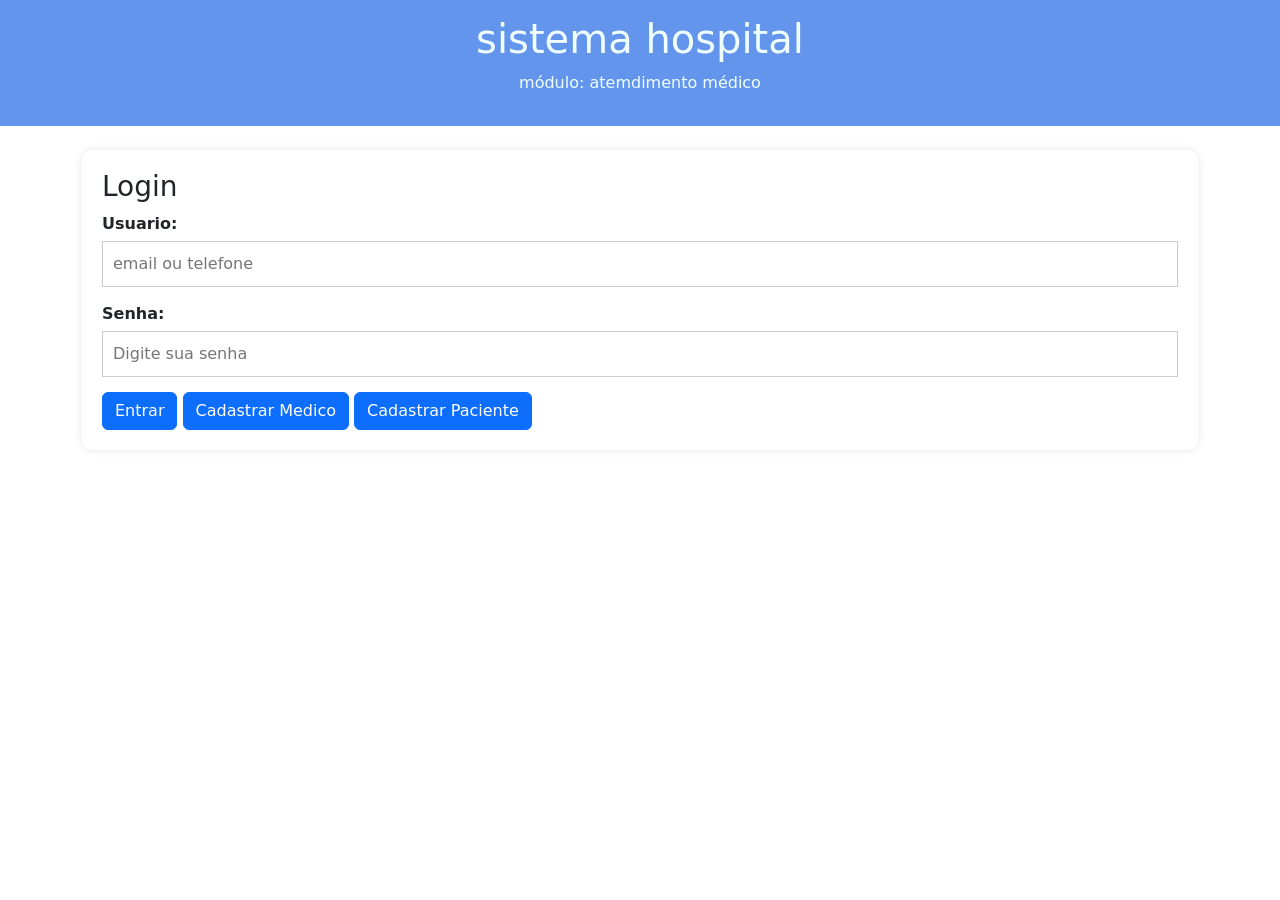
<file: index.html>
<!DOCTYPE html>
<html lang="en">
<head>
    <meta charset="UTF-8">
    <meta name="viewport" content="width=device-width, initial-scale=1.0">
    <title>Document</title>
    <link rel="stylesheet" href="style.css">
    <link href="https://cdn.jsdelivr.net/npm/bootstrap@5.3.8/dist/css/bootstrap.min.css" rel="stylesheet" integrity="sha384-sRIl4kxILFvY47J16cr9ZwB07vP4J8+LH7qKQnuqkuIAvNWLzeN8tE5YBujZqJLB" crossorigin="anonymous">
    

<body>
    <!-- cabeçalho "header" -->
    <header class="topo">
        <h1>sistema hospital</h1>
        <p>módulo: atemdimento médico</p>

    </header>
    <div class="container mt-4">
         <!-- dados do paciente -->
         
           
         <div class="card-box">

            <h3>Login</h3>

            <div class="campo">
                <label>Usuario:</label>
                <input type="text" placeholder="email ou telefone">
            </div>

            <div class="campo">
                <label>Senha:</label>
                <input type="password" placeholder="Digite sua senha">

            </div>
            
            <a href="./tv/index.html"><button class="btn btn-primary w-70">Entrar</button></a>
           <a href="./cadastro medico/index.html"><button class="btn btn-primary w-70">
                        Cadastrar Medico
                       </button></a>
              <a href="./cadastro/index.html"><button class="btn btn-primary w-70">
                        Cadastrar Paciente
                       </button></a>
         </div>
    </div>
</body>
</html>
</file>
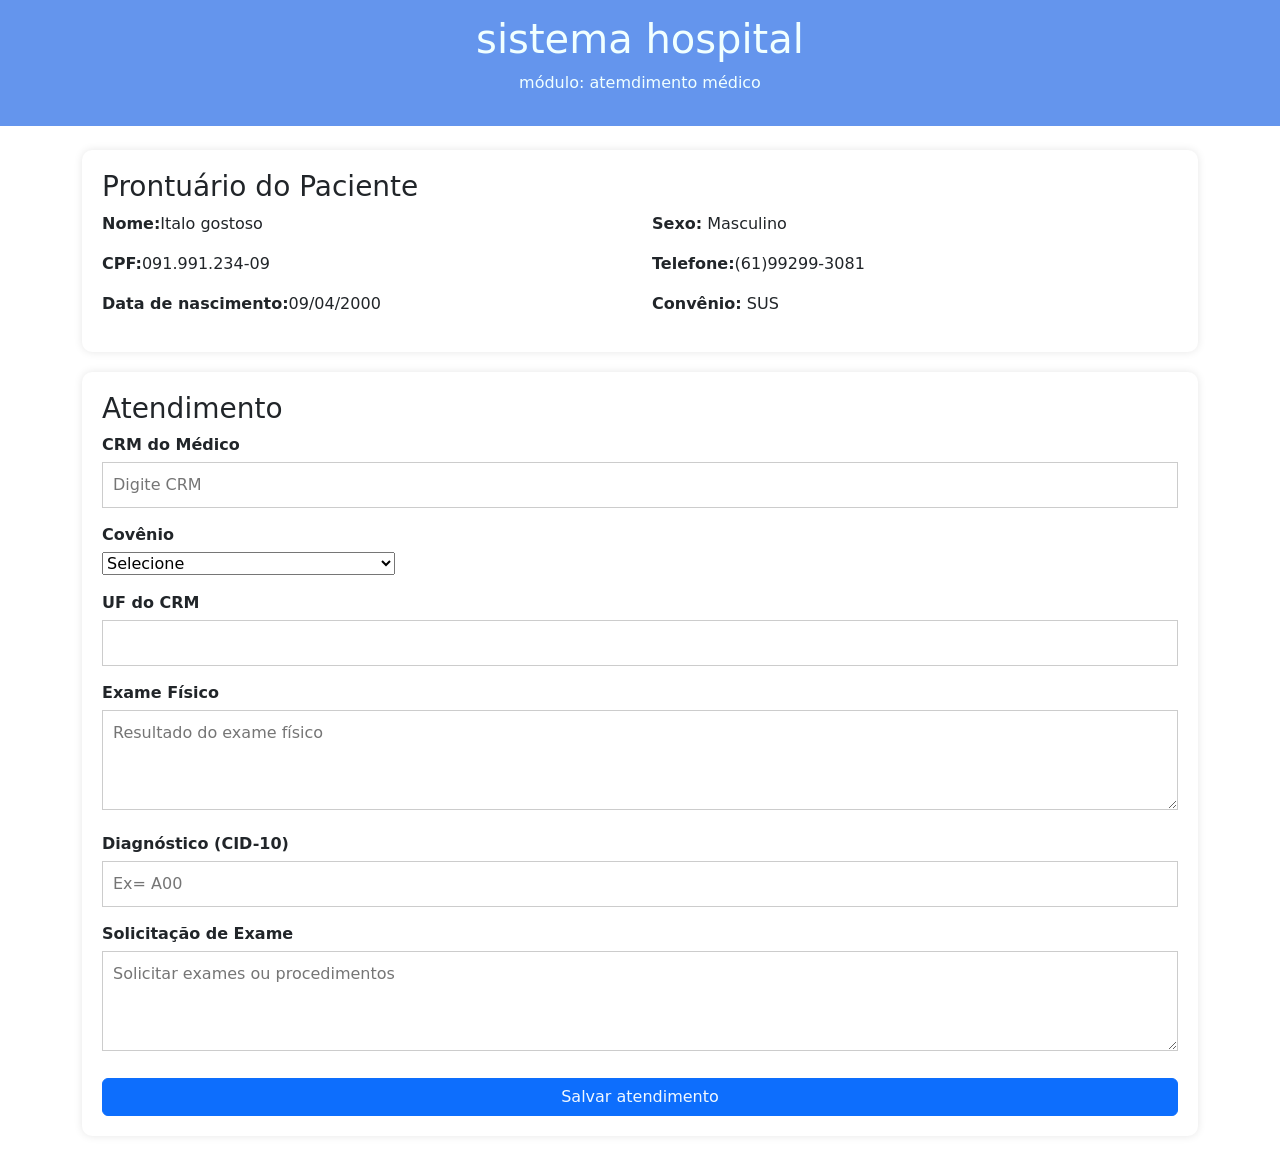
<file: atendimento/index.html>
<!DOCTYPE html>
<html lang="en">
<head>
    <meta charset="UTF-8">
    <meta name="viewport" content="width=device-width, initial-scale=1.0">
    <title>Document</title>
    <link rel="stylesheet" href="style.css">
    <link href="https://cdn.jsdelivr.net/npm/bootstrap@5.3.8/dist/css/bootstrap.min.css" rel="stylesheet" integrity="sha384-sRIl4kxILFvY47J16cr9ZwB07vP4J8+LH7qKQnuqkuIAvNWLzeN8tE5YBujZqJLB" crossorigin="anonymous">
    

<body>
    <!-- cabeçalho "header" -->
    <header class="topo">
        <h1>sistema hospital</h1>
        <p>módulo: atemdimento médico</p>

    </header>
    <div class="container mt-4">
         <!-- dados do paciente -->
         <div class="card-box">
            <h3>Prontuário do Paciente</h3>

            <div class="row">
                <div class="col-md-6">
                    <p><strong>Nome:</strong>Italo gostoso</p>
                    <p><strong>CPF:</strong>091.991.234-09</p>
                    <p><strong>Data de nascimento:</strong>09/04/2000</p>
                </div>

                <div class="col-md-6"> 
                    <p><strong>Sexo:</strong> Masculino</p>
                    <p><strong>Telefone:</strong>(61)99299-3081</p>
                    <p><strong>Convênio:</strong> SUS</p>
                </div>
            </div>
         </div>
         <div class="card-box">

            <h3>Atendimento</h3>

          
            <div class="campo">
                <label>CRM do Médico</label>
                <input type="text" placeholder="Digite CRM">
            </div>
            <div class="campo">
                <label>Covênio</label>
                <select>
                    <option>Selecione</option>
                    <option>Cirurgião oftalmológico</option>
                    <option>Especialista em catarata</option>
                    <option>Especialista em retina e vítreo</option>
                    <option>Especialista em córnea</option>
                    <option>Especialista em glaucoma</option>
                    <option>Oftalmopediatra</option>
                    <option>Especialista em estrabismo</option>
                    <option>Neuro-oftalmologista</option>
                    <option>Especialista em cirurgia refrativa</option>
                    <option>Oculoplástico</option>
                    <option>Especialista em lentes de contato</option>
                    <option>Especialista em uveíte</option>
                    <option>Especialista em baixa visão</option>
                </select>
            </div>

            <div class="campo">
                <label>UF do CRM</label>
                <input type="text">
            </div>
            <div class="campo">
                <label>Exame Físico</label>
                <textarea placeholder="Resultado do exame físico"></textarea>
            </div>

            <div class="campo">
                <label>Diagnóstico (CID-10)</label>
                <input type="text" placeholder="Ex= A00">
            </div>
            <div class="campo">
                <label>Solicitação de Exame</label>
                <textarea placeholder="Solicitar exames ou procedimentos"></textarea>
            </div>
            <div class="botoes">
               
                <button class="btn btn-primary w-100">
                        <a href="../prescricao/index.html">Salvar atendimento </a>
                       </button>
            </div>
         </div>
    </div>
</body>
</html>
</file>
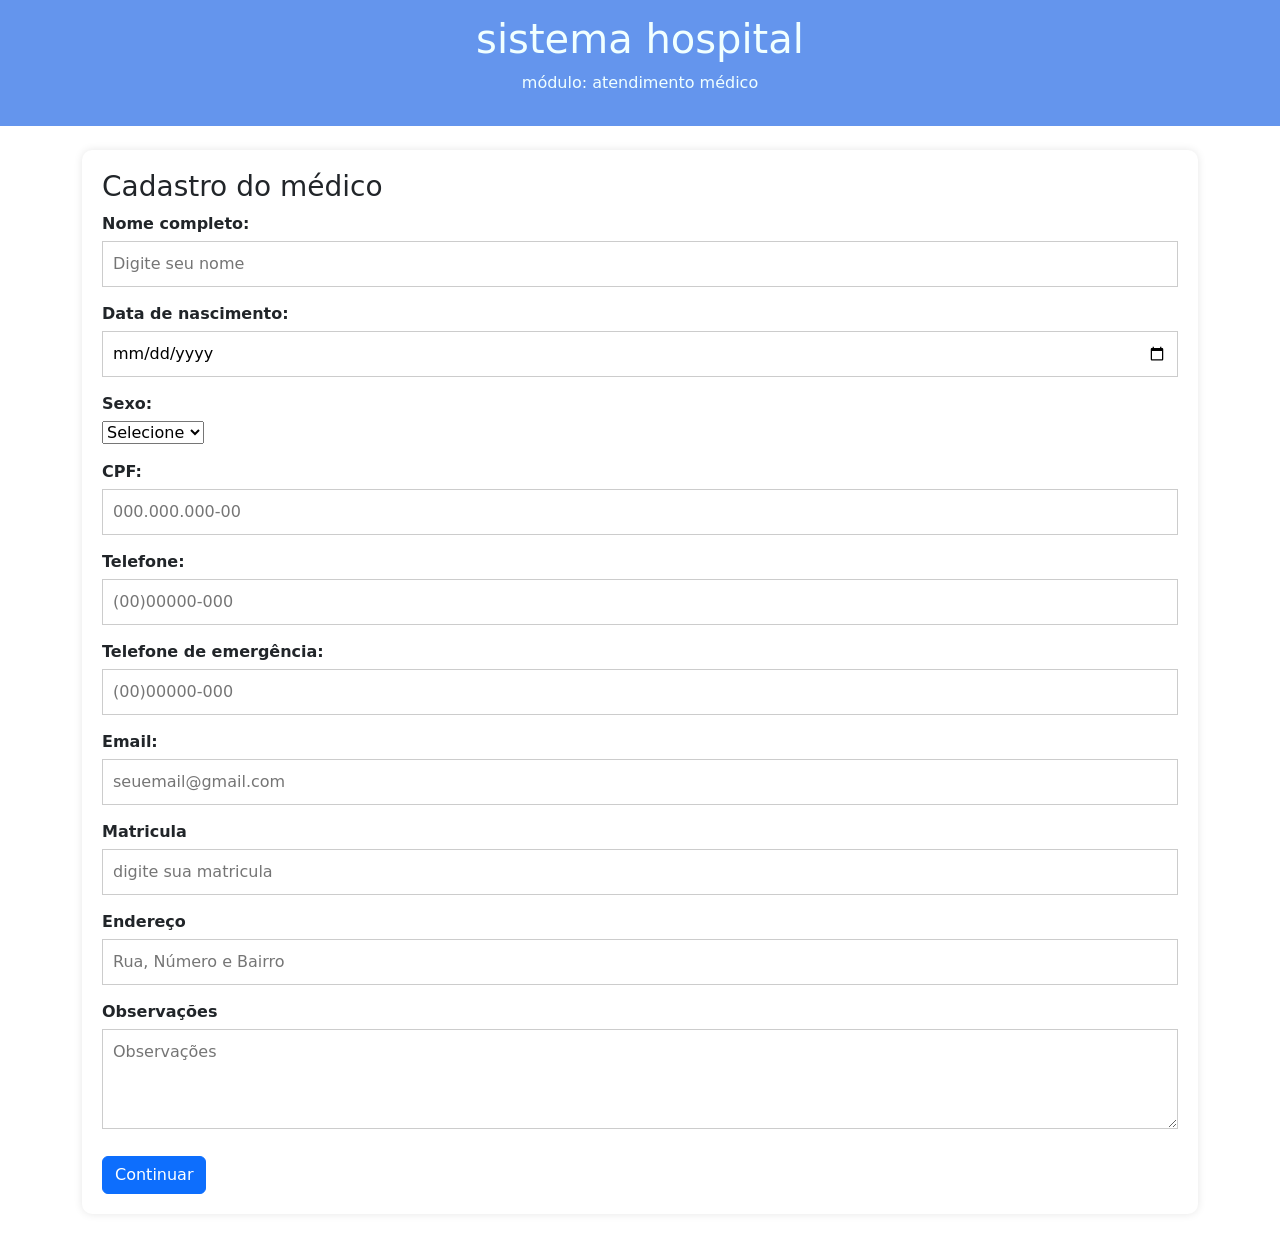
<file: cadastro medico/index.html>
<!DOCTYPE html>
<html lang="en">
<head>
    <meta charset="UTF-8">
    <meta name="viewport" content="width=device-width, initial-scale=1.0">
    <title>Document</title>
    <link rel="stylesheet" href="style.css">
    <link href="https://cdn.jsdelivr.net/npm/bootstrap@5.3.8/dist/css/bootstrap.min.css" rel="stylesheet" integrity="sha384-sRIl4kxILFvY47J16cr9ZwB07vP4J8+LH7qKQnuqkuIAvNWLzeN8tE5YBujZqJLB" crossorigin="anonymous">
    

<body>
    <!-- cabeçalho "header" -->
    <header class="topo">
        <h1>sistema hospital</h1>
        <p>módulo: atendimento médico</p>

    </header>
    <div class="container mt-4">
         <!-- dados do paciente -->

            

         <div class="card-box">

            <h3>Cadastro do médico</h3>

            <div class="campo">
                <label>Nome completo:</label>
                <input type="text" placeholder="Digite seu nome">
            </div>
             <div class="campo">
                <label>Data de nascimento:</label>
                <input type="date">
            </div>
            <div class="campo">
                <label>Sexo:</label>
                <select>
                    <option>Selecione</option>
                    <option>Masculino</option>
                    <option>Feminino</option>
                    <option>Outros</option>
                </select>
            </div>
            <div class="campo">
                <label>CPF:</label>
                <input type="number" placeholder="000.000.000-00">
            </div>
            <div class="campo">
                <label>Telefone:</label>
                <input type="number" placeholder="(00)00000-000">
            </div>
            <div class="campo">
                <label>Telefone de emergência:</label>
                <input type="number" placeholder="(00)00000-000">
            </div>
            <div class="campo">
                <label>Email:</label>
                <input type="email" placeholder="seuemail@gmail.com">
            </div>
            <div class="campo">
                <label>Matricula</label>
                <input type="text" placeholder="digite sua matricula">
            </div>
            <div class="campo">
                <label>Endereço</label>
                <input type="text" placeholder="Rua, Número e Bairro ">
            </div>
            <div class="campo">
                <label>Observações</label>
                <textarea placeholder="Observações"></textarea>
            </div>
            <div class="botoes">
                <a href="../index.html"> <button class="btn btn-primary w-100">
                        Continuar
                       </button></a>
            </div>
         </div>
    </div>
    </div>
</body>
</html>
</file>
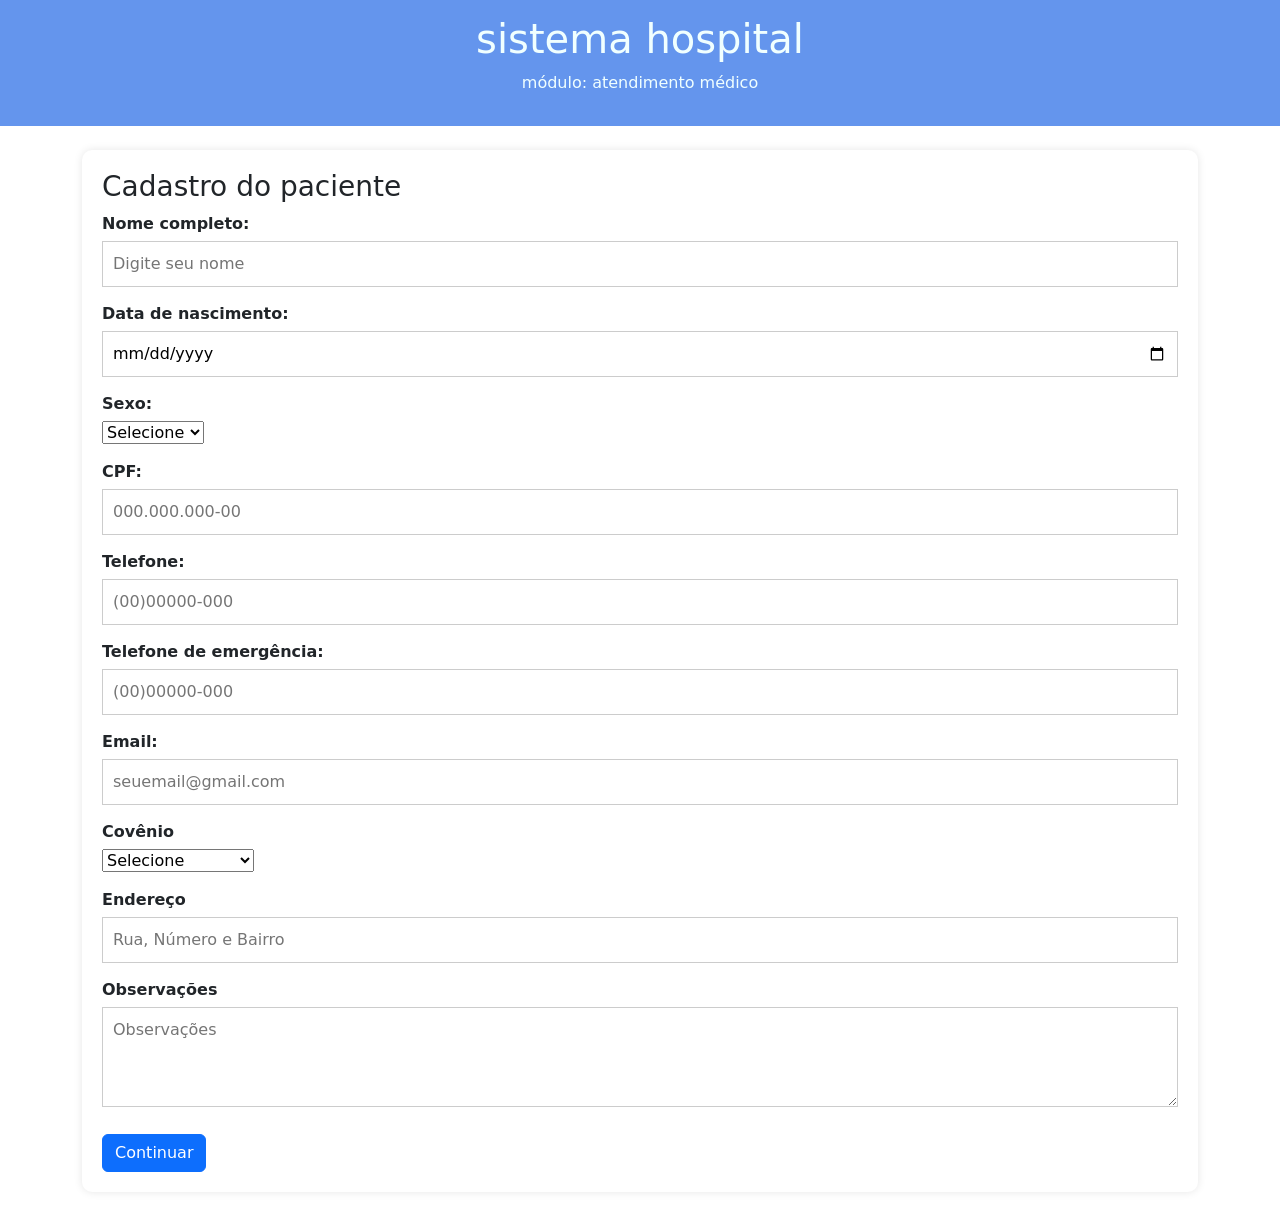
<file: cadastro/index.html>
<!DOCTYPE html>
<html lang="en">
<head>
    <meta charset="UTF-8">
    <meta name="viewport" content="width=device-width, initial-scale=1.0">
    <title>Document</title>
    <link rel="stylesheet" href="style.css">
    <link href="https://cdn.jsdelivr.net/npm/bootstrap@5.3.8/dist/css/bootstrap.min.css" rel="stylesheet" integrity="sha384-sRIl4kxILFvY47J16cr9ZwB07vP4J8+LH7qKQnuqkuIAvNWLzeN8tE5YBujZqJLB" crossorigin="anonymous">
    

<body>
    <!-- cabeçalho "header" -->
    <header class="topo">
        <h1>sistema hospital</h1>
        <p>módulo: atendimento médico</p>

    </header>
    <div class="container mt-4">
         <!-- dados do paciente -->

            

         <div class="card-box">

            <h3>Cadastro do paciente</h3>

            <div class="campo">
                <label>Nome completo:</label>
                <input type="text" placeholder="Digite seu nome">
            </div>
             <div class="campo">
                <label>Data de nascimento:</label>
                <input type="date">
            </div>
            <div class="campo">
                <label>Sexo:</label>
                <select>
                    <option>Selecione</option>
                    <option>Masculino</option>
                    <option>Feminino</option>
                    <option>Outros</option>
                </select>
            </div>
            <div class="campo">
                <label>CPF:</label>
                <input type="number" placeholder="000.000.000-00">
            </div>
            <div class="campo">
                <label>Telefone:</label>
                <input type="number" placeholder="(00)00000-000">
            </div>
            <div class="campo">
                <label>Telefone de emergência:</label>
                <input type="number" placeholder="(00)00000-000">
            </div>
            <div class="campo">
                <label>Email:</label>
                <input type="email" placeholder="seuemail@gmail.com">
            </div>
            <div class="campo">
                <label>Covênio</label>
                <select>
                    <option>Selecione</option>
                    <option>Unimed</option>
                    <option>Amil</option>
                    <option>Bradesco Saúde</option>
                    <option>SulAmérica</option>
                    <option>Sem convênio</option>
                </select>
            </div>
            <div class="campo">
                <label>Endereço</label>
                <input type="text" placeholder="Rua, Número e Bairro ">
            </div>
            <div class="campo">
                <label>Observações</label>
                <textarea placeholder="Observações"></textarea>
            </div>
            <div class="botoes">
                <a href="../index.html"> <button class="btn btn-primary w-100">
                        Continuar
                       </button></a>
            </div>
         </div>
    </div>
    </div>
</body>
</html>
</file>
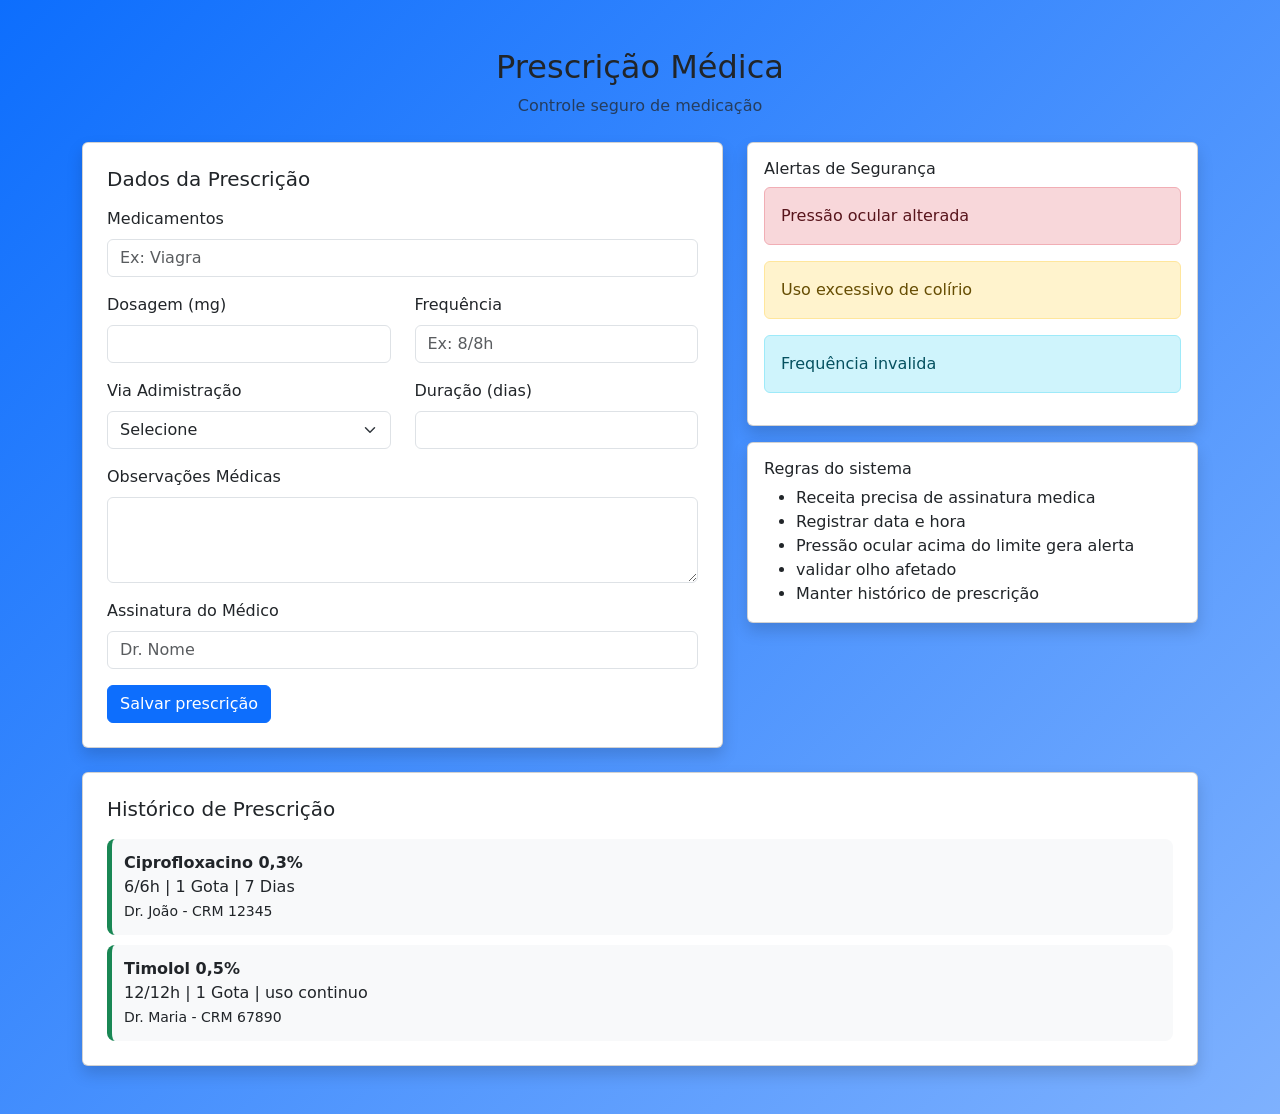
<file: prescricao/index.html>
<!DOCTYPE html>
<html lang="en">
<head>
    <meta charset="UTF-8">
    <meta name="viewport" content="width=device-width, initial-scale=1.0">
    <title>Document</title>
    <link rel="stylesheet" href="style.css">
    <link href="https://cdn.jsdelivr.net/npm/bootstrap@5.3.8/dist/css/bootstrap.min.css" rel="stylesheet" integrity="sha384-sRIl4kxILFvY47J16cr9ZwB07vP4J8+LH7qKQnuqkuIAvNWLzeN8tE5YBujZqJLB" crossorigin="anonymous">

</head>
<body>
    <div class="container mt-5 mb-5">
        <div class="text-center mb-4">
            <h2>Prescrição Médica</h2>
            <p class="text-muted">Controle seguro de medicação</p>
        </div>
        <div class="row">
            <div class="col-md-7">
                <div class="card p-4 shadow">
                    <h5 class="mb-3">Dados da Prescrição</h5>

                    <form>
                        <div class="mb-3">
                            <label class="form-label">Medicamentos</label>
                            <input type="text" class="form-control" placeholder="Ex: Viagra">
                        </div>
                        <div class="row">
                            <div class="col-md-6 mb-3">
                                <label class="form-label">Dosagem (mg)</label>
                                <input type="number" class="form-control">
                            </div>

                            <div class="col-md-6 mb-3">
                                <label class="form-label"> Frequência</label>
                                <input type="text" class="form-control" placeholder="Ex: 8/8h">
                            </div>
                        </div>
                        <div class="row">
                            <div class="col md-6 mb-3">
                                <label class="form-label">Via Adimistração</label>
                                <select class="form-select">
                                    <option selected disabled>Selecione</option>
                                    <option>Oral</option>
                                    <option>Intravenenosa</option>
                                    <option>Intramuscular</option>
                                    <option>Tópica</option>
                                </select>
                            </div>
                        
                        
                            <div class="col-md-6 mb-3">
                                <label class="form-label">Duração (dias)</label>
                                <input type="number" class="form-control">
                            </div>
                       </div> 
                       <div class="mb-3">
                            <label class="form-label">Observações Médicas</label>
                            <textarea class="form-control" rows="3"></textarea>
                       </div>

                       <div class="mb-3">
                            <label class="form-label">Assinatura do Médico</label>
                            <input type="text" class="form-control" placeholder="Dr. Nome">
                       </div>
                     <button class="btn btn-primary w-70"><a href=""> Salvar prescrição</a></button>
                    </form>
                </div>
            </div>
                <div class="col md-5">

                    <div class="card p-3 shadow mb-3">
                        <h6>Alertas de Segurança</h6>

                        <div class="alert alert-danger">
                            Pressão ocular alterada
                        </div>

                        <div class="alert alert-warning">
                            Uso excessivo de colírio
                        </div>

                        <div class="alert alert-info">
                            Frequência invalida
                        </div>
                    </div>
                
                <div class="card p-3 shadow">
                    <h6>Regras do sistema</h6>
                    <ul class="mb-0">
                        <li>Receita precisa de assinatura medica</li>
                        <li>Registrar data e hora</li>
                        <li>Pressão ocular acima do limite gera alerta</li>
                        <li>validar olho afetado</li>
                        <li>Manter histórico de prescrição</li>
                    </ul>
                </div>
             </div>
        </div>
            <div class="card p-4 shadow mt-4">
                <h5>Histórico de Prescrição</h5>

                <div class="historico">
                    <strong>Ciprofloxacino 0,3%</strong><br>
                    6/6h | 1 Gota | 7 Dias <br>
                    <small>Dr. João - CRM 12345</small>
                </div>

                <div class="historico">
                    <strong>Timolol 0,5%</strong><br>
                    12/12h | 1 Gota | uso continuo <br>
                    <small>Dr. Maria - CRM 67890</small>
                </div>
            </div>
                
            
        
            
</body>
</html>
</file>
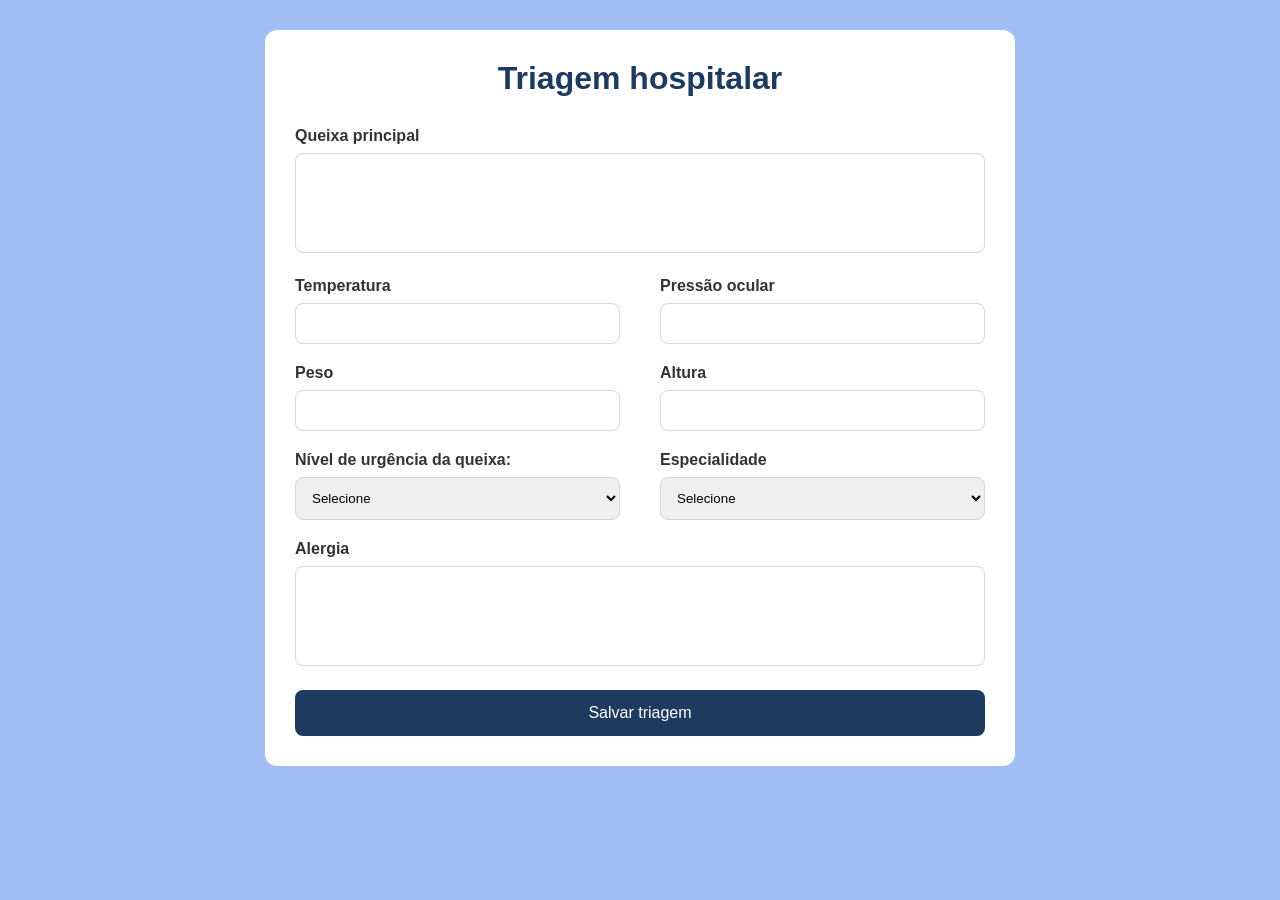
<file: triagem/index.html>
<!DOCTYPE html>
<html lang="en">
<head>
    <meta charset="UTF-8">
    <meta name="viewport" content="width=device-width, initial-scale=1.0">
    <title>Document</title>
    <link rel="stylesheet" href="style.css">
</head>
<body>
    <div class="container">
        <h1>Triagem hospitalar</h1>
        <form>
            <div class="campo">
                <label>Queixa principal</label>
                <textarea></textarea> 
            </div>    

                <div class="linha">
                    
                    <div class="campo">
                        <label>Temperatura</label>
                        <input type="text">
                    </div>

                    <div class="campo">
                        <label>Pressão ocular</label>
                        <input type="text">
                    </div>
                </div>

                <div class="linha">
                    
                    <div class="campo">
                        <label>Peso</label>
                        <input type="text">
                    </div>

                    <div class="campo">
                        <label>Altura</label>
                        <input type="text">
                    </div>
                </div>

            <div class="linha">
                    <div class="campo">
                        <label>Nível de urgência da queixa:</label>

                        <select>
                            <option>Selecione</option>
                            <option>Baixa</option>
                            <option>Média</option>
                            <option>Alta</option>
                        </select>
                    </div>
          

                <div class="campo">
                    <label>Especialidade</label>

                    <select>
                        <option>Selecione</option>
                        <option>Oftalmo-pediatria e Estrabismo</option>
                        <option>Neuroftalmologia</option>
                        <option>Plástica Ocular</option>
                        <option>Uveíte</option>
                    </select>
                </div>
            </div>
            <div class="campo">
                <label>Alergia</label>
                <textarea></textarea> 
            </div>    

       <button class="btn btn-primary w-70"><a href="../atendimento/index.html"> Salvar triagem</a></button>     
</form>
</div>
</body>
</html>
</file>
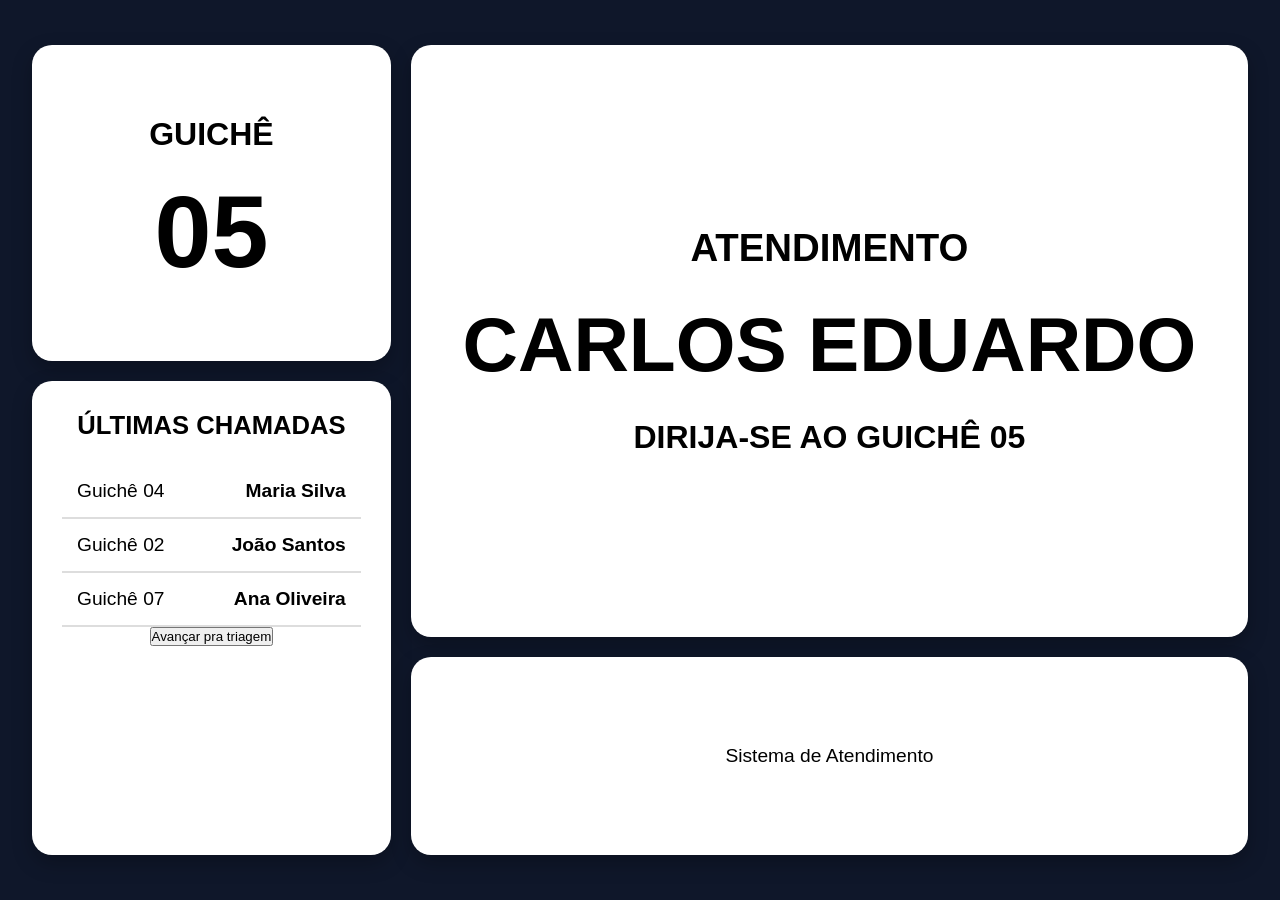
<file: tv/index.html>
<!DOCTYPE html>
<html lang="pt-BR">
<head>
    <meta charset="UTF-8">
    <meta name="viewport" content="width=device-width, initial-scale=1.0">
    <title>TV - Painel de Atendimento</title>
    <link rel="stylesheet" href="style.css">
    
</head>


<body>
    <main class="painel">
        <section class="lado-esquerdo">


            <!-- Guichê -->
            <div class="card guiche">


                <h2>GUICHÊ</h2>




                <div class="numero">
                    05
                </div>
            </div>
             <!-- Últimas chamadas -->
            <div class="card historico">


                <h2>ÚLTIMAS CHAMADAS</h2>
                <div class="chamada">
                    <span>Guichê 04</span>
                    <strong>Maria Silva</strong>
                </div>
                <div class="chamada">
                    <span>Guichê 02</span>
                    <strong>João Santos</strong>
                </div>
                <div class="chamada">
                    <span>Guichê 07</span>
                    <strong>Ana Oliveira</strong>
                </div>
                <a href="../triagem/index.html"><button class="btn btn-primary w-70">
                        Avançar pra triagem
                       </button></a>
            </div>
        </section>
            <!-- LADO DIREITO -->
        <section class="lado-direito">
            <!-- Chamada atual -->
            <div class="card chamada-atual">


                <h2>ATENDIMENTO</h2>


                <p class="nome">
                    CARLOS EDUARDO
                </p>


                <p class="mensagem">
                    DIRIJA-SE AO GUICHÊ 05
                </p>
            </div>
             <!-- Rodapé -->
            <div class="card rodape">
                <p>Sistema de Atendimento</p>
            </div>


        </section>






    </main>


</body>
</html>
</file>
<file: style.css>
body{
   background-color: rgba(100, 148, 237, 0.603);
    font-family: Arial, sans-serif;
}
.topo{
    background-color: cornflowerblue;
    color: azure;
    padding: 15px;
    text-align: center;
}
.card-box{
    background-color: white;
    padding: 20px;
    margin-bottom: 20px;
    border-radius: 10px;
    box-shadow: 0px 0px 8px rgba(0, 0, 0, 0.1);
}
h3 {
    margin-bottom: 15px;
}
.campo{
    margin-bottom: 15px;
}
.campo label{
    font-weight: bold;
    display: block;
    margin-bottom: 5px;
}
input, textarea{
    width: 100%;
    padding: 10px;
    border: 1px solid #ccc;
}
textarea{
    height: 100px;
}
.botoes{
    display: flex;
    gap: 10px;
    margin-top: 20px;
}
</file>
<file: atendimento/style.css>
body{
   background-color: rgba(100, 148, 237, 0.603);
    font-family: Arial, sans-serif;
}
.topo{
    background-color: cornflowerblue;
    color: azure;
    padding: 15px;
    text-align: center;
}
.card-box{
    background-color: white;
    padding: 20px;
    margin-bottom: 20px;
    border-radius: 10px;
    box-shadow: 0px 0px 8px rgba(0, 0, 0, 0.1);
}
h3 {
    margin-bottom: 15px;
}
.campo{
    margin-bottom: 15px;
}
.campo label{
    font-weight: bold;
    display: block;
    margin-bottom: 5px;
}
input, textarea{
    width: 100%;
    padding: 10px;
    border: 1px solid #ccc;
}
textarea{
    height: 100px;
}
.botoes{
    display: flex;
    gap: 10px;
    margin-top: 20px;
}

button a{
    text-decoration: none;
    color: aliceblue;
}
</file>
<file: cadastro medico/style.css>
body{
   background-color: rgba(100, 148, 237, 0.603);
    font-family: Arial, sans-serif;
}
.topo{
    background-color: cornflowerblue;
    color: azure;
    padding: 15px;
    text-align: center;
}
.card-box{
    background-color: white;
    padding: 20px;
    margin-bottom: 20px;
    border-radius: 10px;
    box-shadow: 0px 0px 8px rgba(0, 0, 0, 0.1);
}
h3 {
    margin-bottom: 15px;
}
.campo{
    margin-bottom: 15px;
}
.campo label{
    font-weight: bold;
    display: block;
    margin-bottom: 5px;
}
input, textarea{
    width: 100%;
    padding: 10px;
    border: 1px solid #ccc;
}
textarea{
    height: 100px;
}
.botoes{
    display: flex;
    gap: 10px;
    margin-top: 20px;
}
</file>
<file: cadastro/style.css>
body{
   background-color: rgba(100, 148, 237, 0.603);
    font-family: Arial, sans-serif;
}
.topo{
    background-color: cornflowerblue;
    color: azure;
    padding: 15px;
    text-align: center;
}
.card-box{
    background-color: white;
    padding: 20px;
    margin-bottom: 20px;
    border-radius: 10px;
    box-shadow: 0px 0px 8px rgba(0, 0, 0, 0.1);
}
h3 {
    margin-bottom: 15px;
}
.campo{
    margin-bottom: 15px;
}
.campo label{
    font-weight: bold;
    display: block;
    margin-bottom: 5px;
}
input, textarea{
    width: 100%;
    padding: 10px;
    border: 1px solid #ccc;
}
textarea{
    height: 100px;
}
.botoes{
    display: flex;
    gap: 10px;
    margin-top: 20px;
}
</file>
<file: prescricao/style.css>
body{
    background: linear-gradient(135deg, #0d6efd, #7eb1fe );
    font-family: Arial, sans-serif;
}

.card {
    border-radius: 30px;
}

h2 {
    font-weight: bold;
}

.historico{
    background: #f8f9fa;
    padding: 12px;
    border-radius: 8px;
    margin-top: 10px;
    border-left: 5px solid #198754;
}

.btn a{
    text-decoration: none;
    color: white;
}
</file>
<file: triagem/style.css>
*{
    margin: 0;
    padding: 0;
    box-sizing: border-box;
    font-family: Arial, Helvetica, sans-serif;
}
body{
     background-color: rgba(100, 148, 237, 0.603);
    padding: 30px;
}
.container{
    max-width: 750px;
    margin: auto;
    background-color: white;
    padding: 30px;
    border-radius: 12px;
}
h1{
    text-align: center;
    margin-bottom: 30px;
    color: #1e3a5f;
}
.campo{
    width: 100%;
    margin-bottom: 20px;
}
label{
    display: block;
    margin-bottom: 8px;
    font-weight: bold;
    color: #333;
}   
input,
textarea,
select{
    width: 100%;
    padding: 12px;
    border: 1px solid #cfd8e3;
    border-radius: 8px;
    outline: none;
}

input:focus,
textarea:focus,
select:focus{
    border-color: #1e3a5f;
}
textarea{
    height: 100px;
    resize: none;
}

.linha{
    display: flex;
    gap: 40px;
}
button{
    width: 100%;
    padding: 14px;
    border: none;
    border-radius: 8px;
    background-color: #1e3a5f;
    color: white;
    font-size: 16px;
    cursor: pointer;
    transition: 0.3s;
}

button:hover{
    background-color: #27496d;
}

.btn a{
    text-decoration: none;
    color: white;
}
</file>
<file: tv/style.css>
* {
    box-sizing: border-box;
    margin: 0;
    padding: 0;
}


body {
    font-family: Arial, sans-serif;


    background-color: #0f172a;


    /* Garante que o body tenha pelo menos a altura da tela */
    min-height: 100vh;


    display: flex;


    justify-content: center;


    align-items: center;
}


.painel {


    width: 95vw;


    height: 90vh;


    display: flex;


    gap: 20px;
}


.lado-esquerdo {
    width: 30%;
    display: flex;
    flex-direction: column;
    gap: 20px;
}




.lado-direito {


    /* Define que o lado direito ocupa 70% */
    width: 70%;


    /* Ativa o Flexbox */
    display: flex;


    /* Coloca os elementos um abaixo do outro */
    flex-direction: column;


    /* Cria espaço entre os cartões */
    gap: 20px;
}




.card {


    background-color: white;


    border-radius: 20px;


    padding: 30px;


    display: flex;


    /* Organiza os elementos verticalmente */
    flex-direction: column;


    /* Centraliza o conteúdo verticalmente */
    justify-content: center;


    /* Centraliza o conteúdo horizontalmente */
    align-items: center;


    /* Centraliza os textos */
    text-align: center;


    /* Cria uma sombra ao redor do cartão */
    box-shadow: 0 8px 20px rgba(0, 0, 0, 0.25);
}




.guiche {


    /* Define que o cartão ocupa 40% da altura */
    height: 40%;
}


.guiche h2 {
    font-size: 2.5vw;
}


.numero{
    font-size: 8vw;
    font-weight: bold;
    margin-top:20px ;
    animation: piscar 3s ease-in-out;
}
@keyframes piscar{
    0% { opacity: 0; }
    100% { opacity: 1; }
}

.historico{
    height: 60%;
    justify-content: flex-start;
}


.historico h2{
    font-size:2vw;
    margin-bottom: 25px;
}    


.chamada{
    width: 100%;
    display: flex;
    justify-content: space-between;
    padding: 15px;
    border-bottom: 2px solid #ddd;
    font-size: 1.5vw;
}


.chamada-atual{
    height: 75%;
}


.chamada strong{
    font-weight: bold;
}


.chamada-atual h2{
    font-size: 3vw;
    margin-bottom: 30px;
}


.nome{
    font-size: 6vw;
    font-weight: bold;
    margin-bottom: 30px;
    animation: aparecer 3s ease-in-out;
}
@keyframes aparecer{
    0% { opacity: 0; }
    100% { opacity: 1; }
}


.mensagem{
    font-size:2.5vw ;
    font-weight: bold;
}
.rodape{
    height:25% ;
}


.rodape p{
    font-size: 1.5vw;
}

.botoes{
    display: flex;
    gap: 10px;
    margin-top: 20px;
}
</file>
